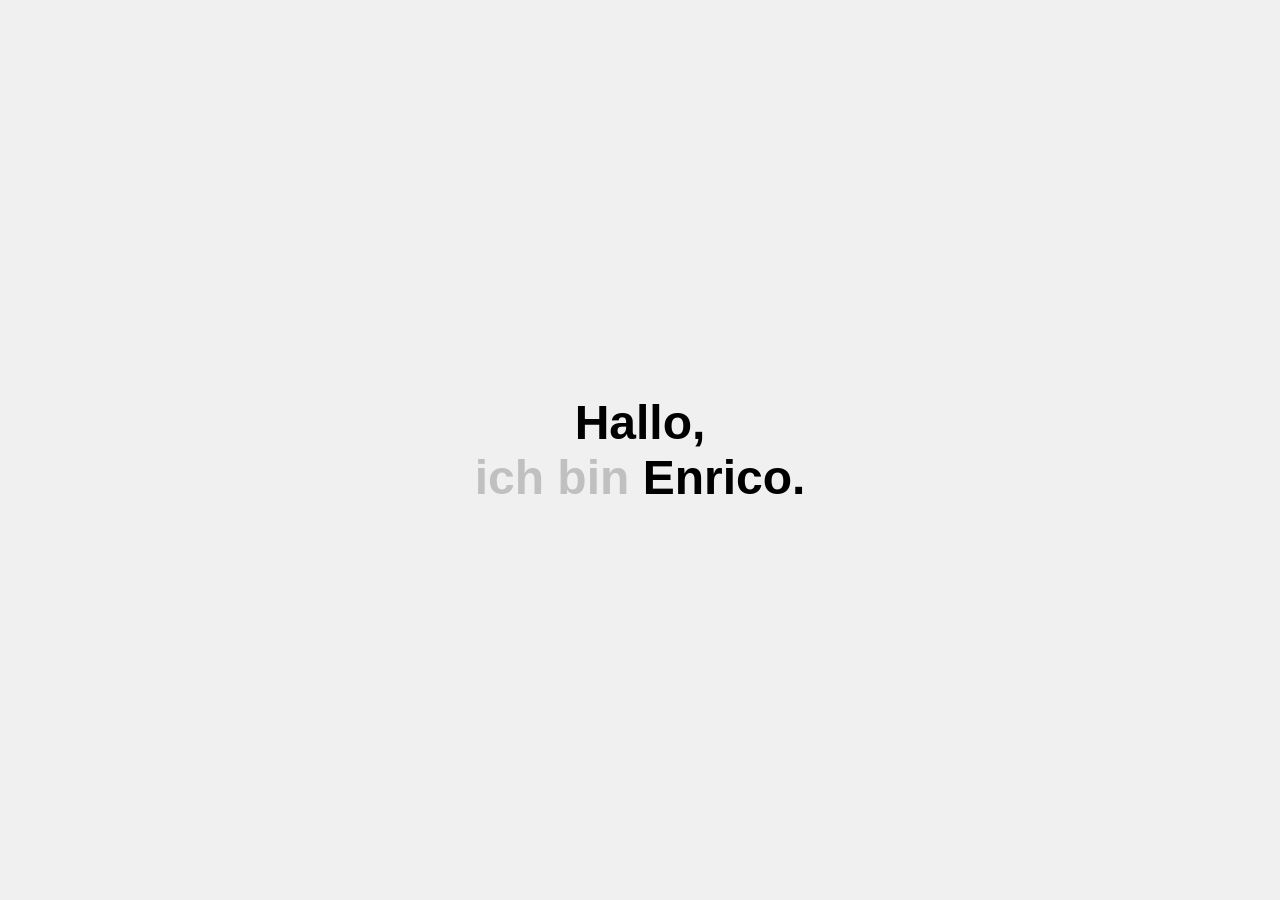
<file: index.html>
<!DOCTYPE html>
<html lang="de">
  <head>

    <meta charset="UTF-8">
    <meta name="viewport" content="width=device-width, initial-scale=1.0">

    <title>Kalkbrenner, Enrico</title>

    <link rel="preconnect" href="https://rsms.me/">
    <link rel="stylesheet" href="https://rsms.me/inter/inter.css">

    <style>

      body {
        font-family: 'Inter', sans-serif;
        margin: 0;
        padding: 0;
        display: flex;
        justify-content: center;
        align-items: center;
        height: 100vh;
        background-color: #f0f0f0;
      }

      .container {
        text-align: center;
      }

      h1, h2 {
        font-size: 3rem;
        margin: 0;
      }

      h2>span {
        color: #c0c0c0;
      }

    </style>
  </head>
  <body>
    <div class="container">
      <h1>Hallo,</h1>
      <h2><span>ich bin</span> Enrico.</h2>
    </div>
  </body>
</html>
</file>
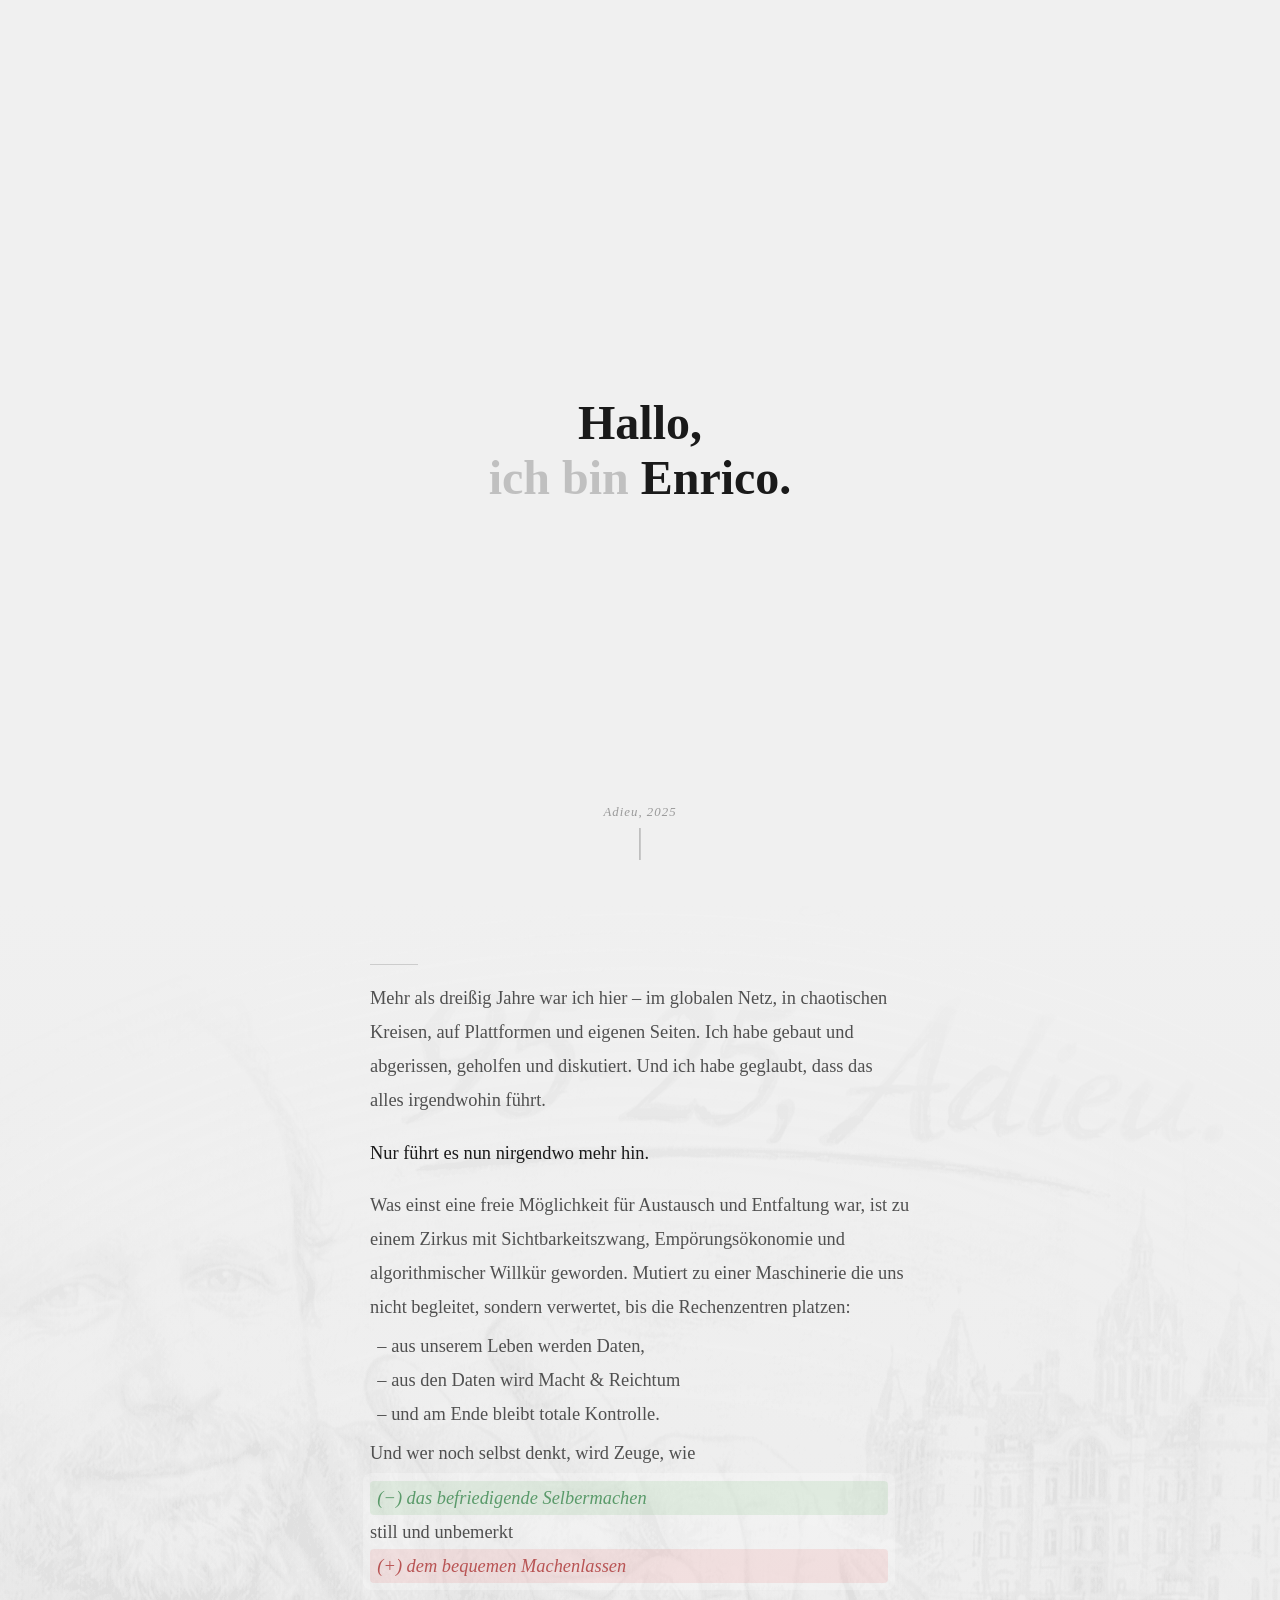
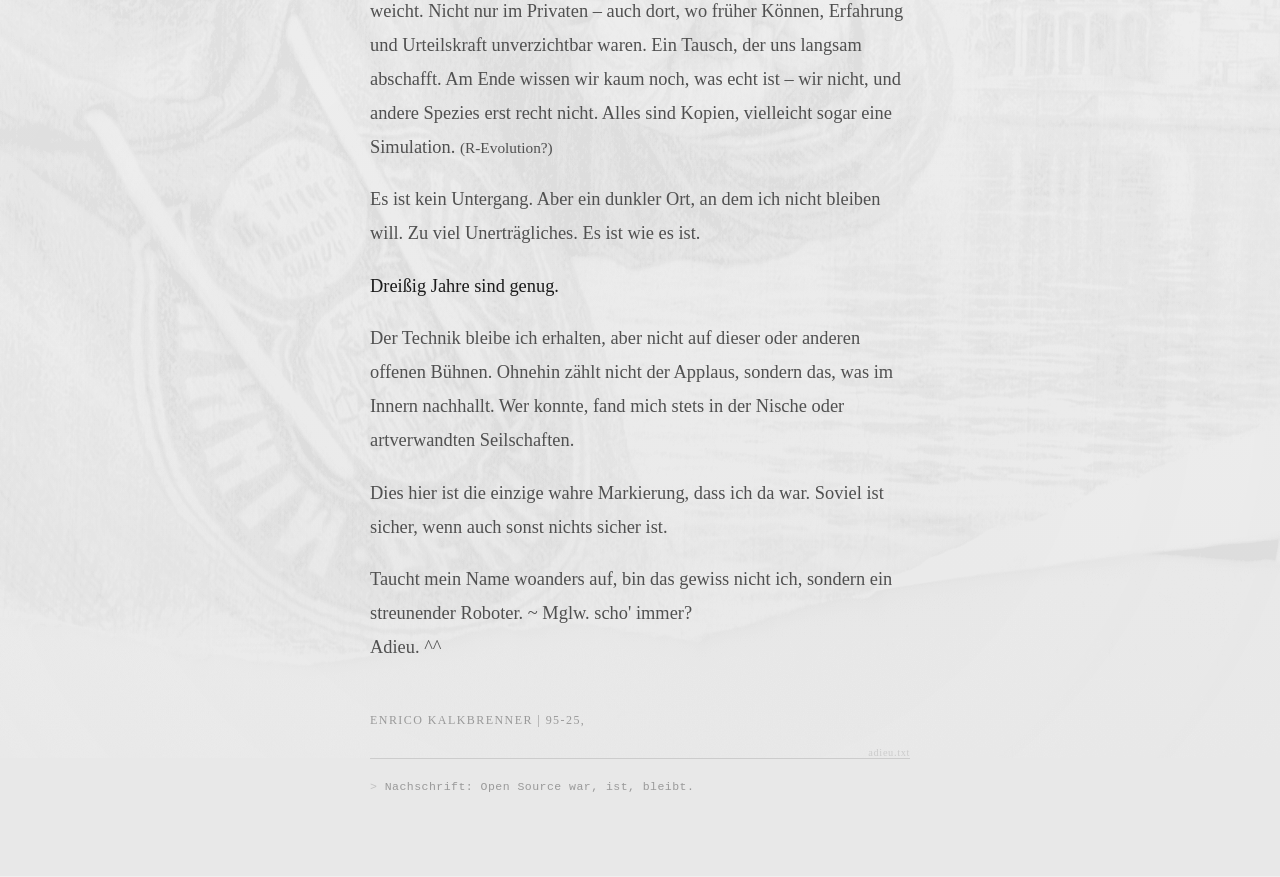
<file: adieu.htm>
<!DOCTYPE html>
<html lang="de">
  <head>

    <meta charset="UTF-8">
    <meta name="viewport" content="width=device-width, initial-scale=1.0">

    <title>Kalkbrenner, Enrico</title>

    <link rel="preconnect" href="https://rsms.me/">
    <link rel="preconnect" href="https://fonts.bunny.net">
    <link rel="stylesheet" href="https://fonts.bunny.net/css?family=source-serif-4:200,200i,300,300i,400,400i|jetbrains-mono:400,700">
    <link rel="stylesheet" href="https://rsms.me/inter/inter.css">
    <link rel="stylesheet" href="adieu.css">

    <style>
      ul.daten    { margin: -.75em 0 .25em 0; padding: 0; list-style: none; }
      ul.daten li { font-weight: 400; }
      ul.daten li::before { content: "– "; padding: 0 0 0 0.4em; }

      .selbermachen,
      .machenlassen { font-style: oblique; font-weight: 400; padding: 0 .4em; border-radius: 4px; display: block; }
      .selbermachen { color: #5a9a6a; background: rgba(0, 140, 0, 0.08); }
      .machenlassen { color: #b85454; background: rgba(220, 0, 0, 0.08); }
      .diff         { margin: .2em 0.8em .2em -.4em; padding: .4em; border-radius: 8px; display: block; background: rgba(255, 255, 255, 0.25); font-weight: 200; }
    </style>

  </head>
  <body>

    <!-- Original -->
    <section class="hero">
      <div class="container">
        <h1>Hallo,</h1>
        <h2><span>ich bin</span> Enrico.</h2>
      </div>
      <div class="scroll-hint">
        <span>Adieu, 2025</span>
        <div class="scroll-line"></div>
      </div>
    </section>

    <!-- Add-On: Adieu -->
    <section class="adieu">
      <div class="adieu-content">
        <hr class="adieu-rule" id="adieu">
        <div class="adieu-text">
          <p>
            Mehr als dreißig Jahre war ich hier – im globalen Netz,
            in chaotischen Kreisen, auf Plattformen und eigenen Seiten.
            Ich habe gebaut und abgerissen, geholfen und diskutiert.
            Und ich habe geglaubt, dass das alles irgendwohin führt.
          </p>
          <p>
            <em>Nur führt es nun nirgendwo mehr hin.</em>
          </p>
          <p>
            Was einst eine freie Möglichkeit für Austausch und Entfaltung war,
            ist zu einem Zirkus mit Sichtbarkeitszwang, Empörungsökonomie
            und algorithmischer Willkür geworden.
            Mutiert zu einer Maschinerie die uns nicht begleitet, sondern verwertet,
            bis die Rechenzentren platzen:
          </p>
          <ul class="daten">
            <li> aus unserem Leben werden Daten,</li>
            <li> aus den Daten wird Macht & Reichtum</li>
            <li> und am Ende bleibt totale Kontrolle.</li>
          </ul>
          <p>
            Und wer noch selbst denkt, wird Zeuge, wie
            <span class='diff'>
              <span class='selbermachen'> (&minus;) das befriedigende Selbermachen</span>
              still und unbemerkt
              <span class='machenlassen'> (&plus;) dem bequemen Machenlassen</span>
            </span>
            weicht. Nicht nur im Privaten – 
            auch dort, wo früher Können, Erfahrung und Urteilskraft unverzichtbar waren.
            Ein Tausch, der uns langsam abschafft.
            Am Ende wissen wir kaum noch, was echt ist –
            wir nicht, und andere Spezies erst recht nicht.
            Alles sind Kopien, vielleicht sogar eine Simulation.
            <small>(R‑Evolution?)</small>
          </p>
          <p>
            Es ist kein Untergang.
            Aber ein dunkler Ort, an dem ich nicht bleiben will.
            Zu viel Unerträgliches. Es ist wie es ist.
          </p>
          <p>
            <em>Dreißig Jahre sind genug.</em>
          </p>
          <p>
            Der Technik bleibe ich erhalten,
            aber nicht auf dieser oder anderen offenen Bühnen.
            Ohnehin zählt nicht der Applaus, sondern das, was im Innern nachhallt.
            Wer konnte, fand mich stets in der <!--<a href="https://t1s.ch">-->Nische<!--</a>-->
            oder artverwandten Seilschaften<!--: <small><a href="http://rockzoom.de">RZ</a>, <a href="https://www.hacklabor.de">Hal</a>, ...</small>-->.
          </p>
          <p>
            Dies hier ist die einzige wahre Markierung, dass ich da war.
            Soviel ist sicher, wenn auch sonst nichts sicher ist.
          </p>
          <p>
            Taucht mein Name woanders auf,
            bin das gewiss nicht ich,
            sondern ein streunender Roboter. ~

            <!-- Mschi': --> Mglw. scho' immer?

            <span style="display: block; font-weight: 200;">Adieu. ^^</span>
          </p>
        </div>
        <span class="adieu-year">Enrico Kalkbrenner | 95-25,</span>
        <span class="adieu-txt">
          <!--<a href="https://kalkig.de/freund" class="adieu-txt">5|7 – zwanzig²</a>
          &nbsp; | &nbsp;-->
          <a href="/~enrico/adieu.txt" class="adieu-txt">adieu.txt</a>
        </span>
      </div>
    </section>

    <!-- Nachschrift -->
    <div class="nachschrift-wrap">
      <details class="nachschrift">
        <summary>Nachschrift: Open Source war, ist, bleibt.</summary>

        <div class="nachschrift-body">

          <p>Ich war ja nie nur Zuschauer. Ich habe getüftelt, geteilt, repariert, erklärt –
          weil ich daran glaubte, dass Verstehen wichtiger ist als Benutzen.
          Open Source z.B. ist für mich keine Lizenzfrage. Es ist eine Haltung:
          Schau rein. Lern es. Mach es selbst. Gib weiter.
          Gestern. Heute. Morgen.</p>

          <p>Diese Kultur hat mich dreißig Jahre lang getragen.
          Und sie trägt mich noch. Für immer. Unaufhaltsam.</p>

          <p>Deshalb macht mich auch KI nicht neugierig – sie macht mich eher misstrauisch.
          Nicht weil sie rechnet. Sondern weil sie es im Verborgenen tut.
          Geschlossene Modelle. Fremde Daten. Entscheidungen, für die niemand so richtig gerade stehen muss.
          Das ist nicht Fortschritt. Das ist Rückschritt mit Vollgas.</p>

          <p>Und das Gefährlichste: Sie nimmt uns Entscheidungen ab,
          bevor wir überhaupt merken, dass wir welche hatten.</p>

          <p>Ich probierte sie trotzdem. Manchmal. Bewusst. Mit Argwohn.<br>
          Weil ein Werkzeug nur so gefährlich ist wie die Gleichgültigkeit derer, die es benutzen.</p>

          <span class="punch">Glaub an dich. Versteh, was du benutzt.<br>
          Mach es selbst, wenn du kannst. Gib weiter, was du weißt.<br>
          Das ist eine mögliche Form der Gegenwehr.</span>

          <div class="diday">
            <p>Und Gegenwehr kann auch noch dies sein: Alle Apps tauschen.
            Nicht nur eine einzige. Alle! Weg von denen, die aus deinem Leben Daten machen,
            aus den Daten Macht, und aus der Macht Kontrolle über dich.
            Hin zu Alternativen, die dir gehören –<br>
            oder zumindest nicht denen, die damit reich werden wollen.</p>
            <p><a href="https://di.day/de" target="_blank" rel="noopener">di.day/de</a>
            &ndash; Digital Independence Day. Schritt für Schritt.</p>
          </div>

        </div>
      </details>
    </div>
    <!-- /Nachschrift -->

    <script>
      const observer = new IntersectionObserver(
        (entries) => {
          entries.forEach((entry) => {
            if (entry.isIntersecting) {
              entry.target.classList.add('visible');
              observer.unobserve(entry.target);
            }
          });
        },
        { threshold: 0.3 }
      );

      document.querySelectorAll('.adieu-rule, .adieu-text, .adieu-year')
        .forEach((el) => observer.observe(el));

      // Deep-Link: bei #adieu sofort einblenden
      if (window.location.hash === '#adieu') {
        requestAnimationFrame(() => {
          document.querySelectorAll('.adieu-rule, .adieu-text, .adieu-year')
            .forEach((el) => el.classList.add('visible'));
        });
      }
    </script>

  </body>
</html>
</file>
<file: adieu.css>
*, *::before, *::after {
        box-sizing: border-box;
      }

      :root {
        --bg: #f0f0f0;
        --bg-fade: #e8e8e8;
        --text-primary: #1a1a1a;
        --text-muted: #c0c0c0;
        --text-adieu: #505050;
        --accent: #999;
        --rule: #ccc;
      }

      html {
        scroll-behavior: smooth;
      }

      body {
        font-family: 'Inter';
        margin: 0;
        padding: 0;
        background-color: var(--bg);
        color: var(--text-primary);
        overflow-x: hidden;
      }

      /* Original Section */

      .hero {
        display: flex;
        justify-content: center;
        align-items: center;
        height: 100vh;
        position: relative;
      }

      .container {
        text-align: center;
      }

      h1, h2 {
        font-size: 3rem;
        margin: 0;
      }

      h2 > span {
        color: var(--text-muted);
      }

      /* Scroll indicator */

      .scroll-hint {
        position: absolute;
        bottom: 2.5rem;
        left: 50%;
        transform: translateX(-50%);
        display: flex;
        flex-direction: column;
        align-items: center;
        gap: 0.5rem;
        opacity: 0;
        animation: fadeInHint 1.5s ease 2s forwards;
      }

      .scroll-hint span {
        font-family: 'Source Serif 4', serif;
        font-size: 0.8rem;
        font-style: italic;
        letter-spacing: 0.08em;
        color: var(--accent);
      }

      .scroll-line {
        width: 1px;
        height: 32px;
        background: var(--accent);
        animation: pulse 2s ease-in-out 2.5s infinite;
        transform-origin: top;
      }

      @keyframes fadeInHint {
        to { opacity: 1; }
      }

      @keyframes pulse {
        0%, 100% { opacity: 0.3; transform: scaleY(1); }
        50% { opacity: 1; transform: scaleY(1.3); }
      }

      /* Adieu Section (Add-On) */

      .adieu {
        min-height: 100vh;
        display: flex;
        justify-content: center;
        align-items: center;
        padding: 4rem 2rem 0 2rem;
        background: linear-gradient(180deg, var(--bg) 0%, var(--bg-fade) 100%);
        position: relative;
        overflow: hidden;
      }

      .adieu::before {
        content: '';
        position: absolute;
        inset: 0;
        background-image: url('adieu.png');
        background-repeat: no-repeat;
        background-position: bottom center;
        background-size: cover;
        opacity: 0.09;

        pointer-events: none;

        -webkit-mask-image:
          radial-gradient(
            ellipse 115% 90% at 50% 75%,
            rgba(0,0,0,1) 30%,
            rgba(0,0,0,0.9) 48%,
            rgba(0,0,0,0.6) 65%,
            transparent 85%
          );

        mask-image:
          radial-gradient(
            ellipse 115% 90% at 50% 75%,
            rgba(0,0,0,1) 30%,
            rgba(0,0,0,0.9) 48%,
            rgba(0,0,0,0.6) 65%,
            transparent 85%
          );
      }

      .adieu-content {
        max-width: 540px;
        width: 100%;
        position: relative;
        z-index: 1;
      }

      .adieu-rule {
        width: 48px;
        height: 1px;
        background: var(--rule);
        border: none;
        margin: 0 0 1rem 0;
        opacity: 0;
        transform: scaleX(0);
        transform-origin: left;
      }

      .adieu-text {
        font-family: 'Source Serif 4', serif;
        font-size: 1.15rem;
        font-weight: 300;
        line-height: 1.85;
        color: var(--text-adieu);
        opacity: 0;
        transform: translateY(20px);
      }

      .adieu-text p {
        margin: 0 0 1em 0;
      }

      .adieu-text p:last-child {
        margin-bottom: 0;
      }

      .adieu-text em {
        font-weight: 400;
        color: var(--text-primary);
        font-style: normal;
      }

      .adieu-text a {
        color: var(--text-adieu);
        text-decoration: none;
        border-bottom: 1px solid var(--rule);
        transition: border-color 0.3s ease;
      }

      .adieu-text a:hover {
        border-color: var(--text-primary);
      }

      .adieu-year {
        display: inline-block;
        font-family: 'Inter';
        font-size: 0.75rem;
        font-weight: 400;
        letter-spacing: 0.12em;
        text-transform: uppercase;
        color: var(--accent);
        margin-top: 3rem;
        opacity: 0;
        transform: translateY(10px);
      }

      span.adieu-txt {
        display: block;
        font-family: 'Inter';
        font-size: 0.65rem;
        font-weight: 400;
        letter-spacing: 0.06em;
        color: var(--rule);
        margin-top: 1.2rem;
        text-align: right;
      }

      a.adieu-txt {
        color: var(--rule);
        text-decoration: none;
        transition: color 0.3s ease;
      }

      a.adieu-txt:hover {
        color: var(--accent);
      }

      /* Animations via IntersectionObserver */

      .adieu-rule.visible {
        animation: ruleIn 0.8s ease forwards;
      }

      .adieu-text.visible {
        animation: fadeUp 1s ease 0.3s forwards;
      }

      .adieu-year.visible {
        animation: fadeUp 0.8s ease 0.8s forwards;
      }

      @keyframes ruleIn {
        to {
          opacity: 1;
          transform: scaleX(1);
        }
      }

      @keyframes fadeUp {
        to {
          opacity: 1;
          transform: translateY(0);
        }
      }

      /* Responsive */

      @media (max-width: 600px) {
        h1, h2 {
          font-size: 2rem;
        }
        .adieu-text {
          font-size: 1.05rem;
        }
        .adieu {
          padding: 3rem 1.5rem 0 1.5rem;
        }
      }

      .nachschrift-wrap {
        display: flex;
        justify-content: center;
        padding: 0 2rem 5rem 2rem;
        background: var(--bg-fade);
      }

      .nachschrift {
        max-width: 540px;
        width: 100%;
        border-top: 1px solid var(--rule);
        padding-top: 1.2rem;
      }

      .nachschrift summary {
        cursor: pointer;
        font-family: 'JetBrains Mono', monospace;
        font-size: 0.72rem;
        font-weight: 400;
        letter-spacing: 0.04em;
        color: var(--accent);
        list-style: none;
        user-select: none;
        padding: 0.2em 0;
        transition: color 0.3s ease;
      }

      .nachschrift summary::-webkit-details-marker { display: none; }

      .nachschrift summary::before {
        content: "> ";
        opacity: 0.5;
      }

      .nachschrift[open] summary::before {
        content: "v ";
        opacity: 0.5;
      }

      .nachschrift summary:hover {
        color: var(--text-adieu);
      }

      .nachschrift-body {
        margin-top: 2rem;
        font-family: 'JetBrains Mono', monospace;
        font-size: 0.82rem;
        font-weight: 400;
        line-height: 1.9;
        color: var(--text-adieu);
        opacity: 0;
        transform: translateY(10px);
        animation: nsIn 0.6s ease 0.05s forwards;
      }

      @keyframes nsIn {
        to { opacity: 1; transform: translateY(0); }
      }

      .nachschrift-body p {
        margin: 0 0 1.1em 0;
      }

      .nachschrift-body p:last-child {
        margin-bottom: 0;
      }

      .nachschrift-body .punch {
        display: block;
        font-weight: 700;
        color: var(--text-primary);
        margin: 1.6em 0 0.4em 0;
        line-height: 1.7;
      }

      .nachschrift-body .diday {
        margin-top: 1.8em;
        padding-left: 1.2em;
        border-left: 2px solid var(--rule);
        color: var(--text-adieu);
      }

      .nachschrift-body .diday a {
        color: var(--text-adieu);
        text-decoration: none;
        border-bottom: 1px solid var(--rule);
        transition: border-color 0.3s ease;
      }

      .nachschrift-body .diday a:hover {
        border-color: var(--text-primary);
      }

      @media (max-width: 600px) {
        .nachschrift-wrap {
          padding: 0 1.5rem 4rem 1.5rem;
        }
        .nachschrift-body {
          font-size: 0.78rem;
        }
      }
</file>
